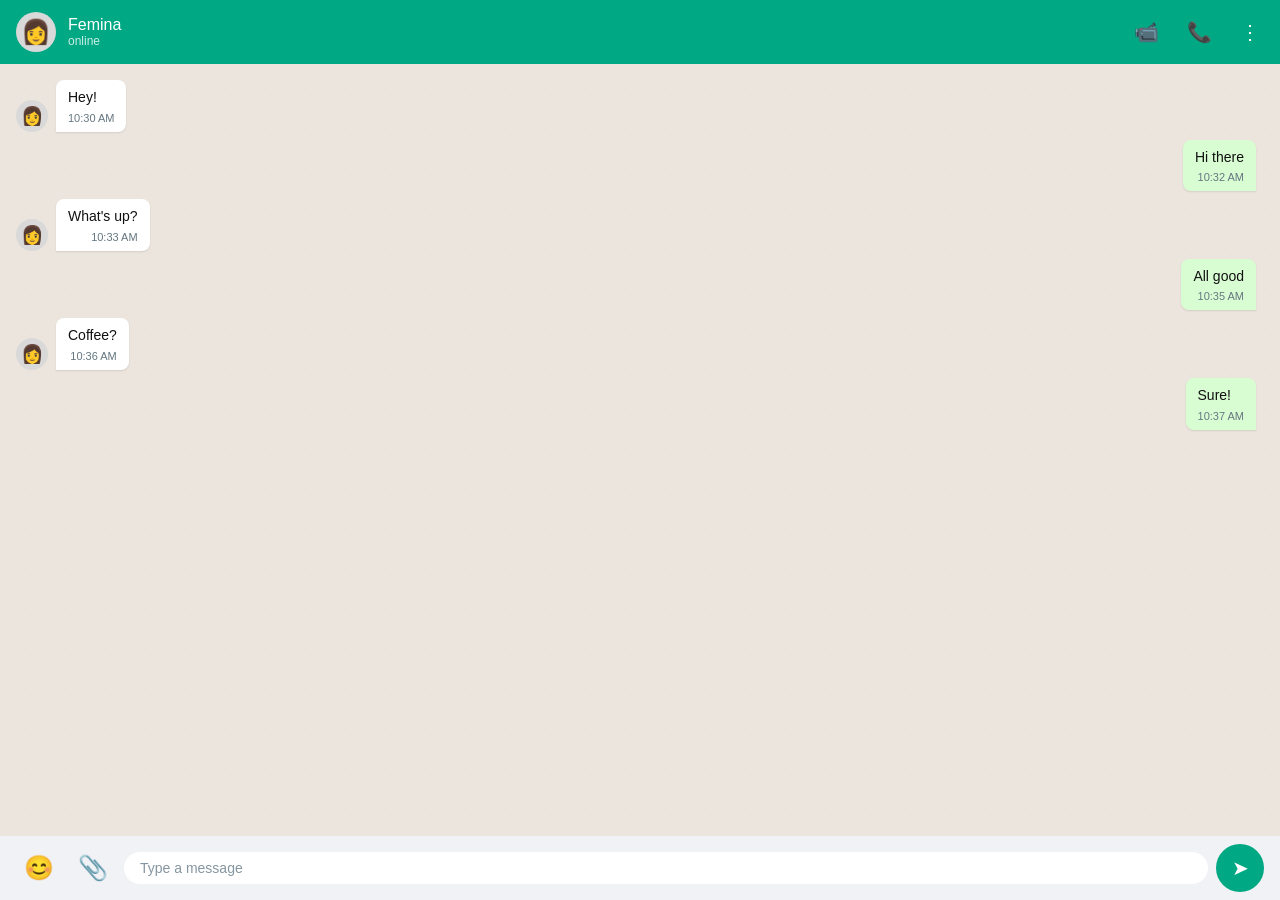
<file: index.html>
<!DOCTYPE html>
<html lang="en">
<head>
    <meta charset="UTF-8">
    <meta name="viewport" content="width=device-width, initial-scale=1.0">
    <title>WhatsApp Chat - Femina</title>
    <link rel="stylesheet" href="style.css">
</head>
<body>
    <div class="chat-container">
        <!-- Header -->
        <div class="chat-header">
            <div class="header-left">
                <div class="avatar">👩</div>
                <div class="contact-info">
                    <h2>Femina</h2>
                    <p>online</p>
                </div>
            </div>
            <div class="header-right">
                <button class="icon-btn">📹</button>
                <button class="icon-btn">📞</button>
                <button class="icon-btn">⋮</button>
            </div>
        </div>

        <!-- Messages -->
        <div class="messages-area" id="messagesArea">
            <div class="message-wrapper received">
                <div class="message-avatar">👩</div>
                <div class="message-bubble">
                    <div class="message-text">Hey!</div>
                    <div class="message-time">10:30 AM</div>
                </div>
            </div>

            <div class="message-wrapper sent">
                <div class="message-bubble">
                    <div class="message-text">Hi there</div>
                    <div class="message-time">10:32 AM</div>
                </div>
            </div>

            <div class="message-wrapper received">
                <div class="message-avatar">👩</div>
                <div class="message-bubble">
                    <div class="message-text">What's up?</div>
                    <div class="message-time">10:33 AM</div>
                </div>
            </div>

            <div class="message-wrapper sent">
                <div class="message-bubble">
                    <div class="message-text">All good</div>
                    <div class="message-time">10:35 AM</div>
                </div>
            </div>

            <div class="message-wrapper received">
                <div class="message-avatar">👩</div>
                <div class="message-bubble">
                    <div class="message-text">Coffee?</div>
                    <div class="message-time">10:36 AM</div>
                </div>
            </div>

            <div class="message-wrapper sent">
                <div class="message-bubble">
                    <div class="message-text">Sure!</div>
                    <div class="message-time">10:37 AM</div>
                </div>
            </div>
        </div>

        <!-- Input -->
        <div class="input-area">
            <button class="input-btn">😊</button>
            <button class="input-btn">📎</button>
            <div class="input-wrapper">
                <input type="text" id="messageInput" placeholder="Type a message">
            </div>
            <button class="send-btn" id="sendBtn">➤</button>
        </div>
    </div>

    <script>
        const messageInput = document.getElementById('messageInput');
        const sendBtn = document.getElementById('sendBtn');
        const messagesArea = document.getElementById('messagesArea');

        function getCurrentTime() {
            const now = new Date();
            let hours = now.getHours();
            const minutes = now.getMinutes();
            const ampm = hours >= 12 ? 'PM' : 'AM';
            hours = hours % 12;
            hours = hours ? hours : 12;
            const minutesStr = minutes < 10 ? '0' + minutes : minutes;
            return hours + ':' + minutesStr + ' ' + ampm;
        }

        function sendMessage() {
            const text = messageInput.value.trim();
            if (text) {
                const messageWrapper = document.createElement('div');
                messageWrapper.className = 'message-wrapper sent';

                const messageBubble = document.createElement('div');
                messageBubble.className = 'message-bubble';

                const messageText = document.createElement('div');
                messageText.className = 'message-text';
                messageText.textContent = text;

                const messageTime = document.createElement('div');
                messageTime.className = 'message-time';
                messageTime.textContent = getCurrentTime();

                messageBubble.appendChild(messageText);
                messageBubble.appendChild(messageTime);
                messageWrapper.appendChild(messageBubble);

                messagesArea.appendChild(messageWrapper);
                messageInput.value = '';
                messagesArea.scrollTop = messagesArea.scrollHeight;
            }
        }

        sendBtn.addEventListener('click', sendMessage);
        messageInput.addEventListener('keypress', function (e) {
            if (e.key === 'Enter') sendMessage();
        });
    </script>
</body>
</html>
</file>
<file: style.css>
* {
    margin: 0;
    padding: 0;
    box-sizing: border-box;
}

body {
    font-family: -apple-system, BlinkMacSystemFont, 'Segoe UI', 'Roboto', 'Helvetica', 'Arial', sans-serif;
    height: 100vh;
    overflow: hidden;
}

.chat-container {
    display: flex;
    flex-direction: column;
    height: 100vh;
    background-color: #f0f2f5;
}

/* Header */
.chat-header {
    background-color: #00a884;
    padding: 12px 16px;
    display: flex;
    align-items: center;
    justify-content: space-between;
    box-shadow: 0 1px 2px rgba(0, 0, 0, 0.1);
}

.header-left {
    display: flex;
    align-items: center;
    gap: 12px;
}

.avatar {
    width: 40px;
    height: 40px;
    border-radius: 50%;
    background-color: #d9d9d9;
    display: flex;
    align-items: center;
    justify-content: center;
    font-size: 24px;
}

.contact-info h2 {
    color: white;
    font-size: 16px;
    font-weight: 500;
}

.contact-info p {
    color: rgba(255, 255, 255, 0.8);
    font-size: 12px;
}

.header-right {
    display: flex;
    gap: 20px;
}

.icon-btn {
    background: none;
    border: none;
    color: white;
    cursor: pointer;
    font-size: 20px;
    padding: 4px;
}

.icon-btn:hover {
    opacity: 0.8;
}

/* Messages Area */
.messages-area {
    flex: 1;
    overflow-y: auto;
    padding: 16px;
    background-color: #efeae2;
    background-image: url('[data-uri]');
}

.message-wrapper {
    display: flex;
    margin-bottom: 8px;
    align-items: flex-end;
}

.message-wrapper.sent {
    flex-direction: row-reverse;
}

.message-avatar {
    width: 32px;
    height: 32px;
    border-radius: 50%;
    background-color: #d9d9d9;
    display: flex;
    align-items: center;
    justify-content: center;
    font-size: 18px;
    flex-shrink: 0;
}

.message-bubble {
    max-width: 65%;
    padding: 8px 12px;
    border-radius: 8px;
    box-shadow: 0 1px 2px rgba(0, 0, 0, 0.1);
    position: relative;
}

.message-wrapper.received .message-bubble {
    background-color: white;
    margin-left: 8px;
    border-bottom-left-radius: 0;
}

.message-wrapper.sent .message-bubble {
    background-color: #d9fdd3;
    margin-right: 8px;
    border-bottom-right-radius: 0;
}

.message-text {
    font-size: 14px;
    color: #111;
    line-height: 1.4;
}

.message-time {
    font-size: 11px;
    color: #667781;
    text-align: right;
    margin-top: 4px;
}

/* Input Area */
.input-area {
    background-color: #f0f2f5;
    padding: 8px 16px;
    display: flex;
    align-items: center;
    gap: 8px;
}

.input-btn {
    background: none;
    border: none;
    color: #54656f;
    cursor: pointer;
    font-size: 24px;
    padding: 8px;
    border-radius: 50%;
}

.input-btn:hover {
    background-color: rgba(0, 0, 0, 0.05);
}

.input-wrapper {
    flex: 1;
    background-color: white;
    border-radius: 24px;
    padding: 8px 16px;
    display: flex;
    align-items: center;
}

#messageInput {
    flex: 1;
    border: none;
    outline: none;
    font-size: 14px;
    font-family: inherit;
}

#messageInput::placeholder {
    color: #8696a0;
}

.send-btn {
    background-color: #00a884;
    border: none;
    color: white;
    cursor: pointer;
    font-size: 20px;
    padding: 12px;
    border-radius: 50%;
    width: 48px;
    height: 48px;
    display: flex;
    align-items: center;
    justify-content: center;
}

.send-btn:hover {
    background-color: #008f6f;
}
</file>
